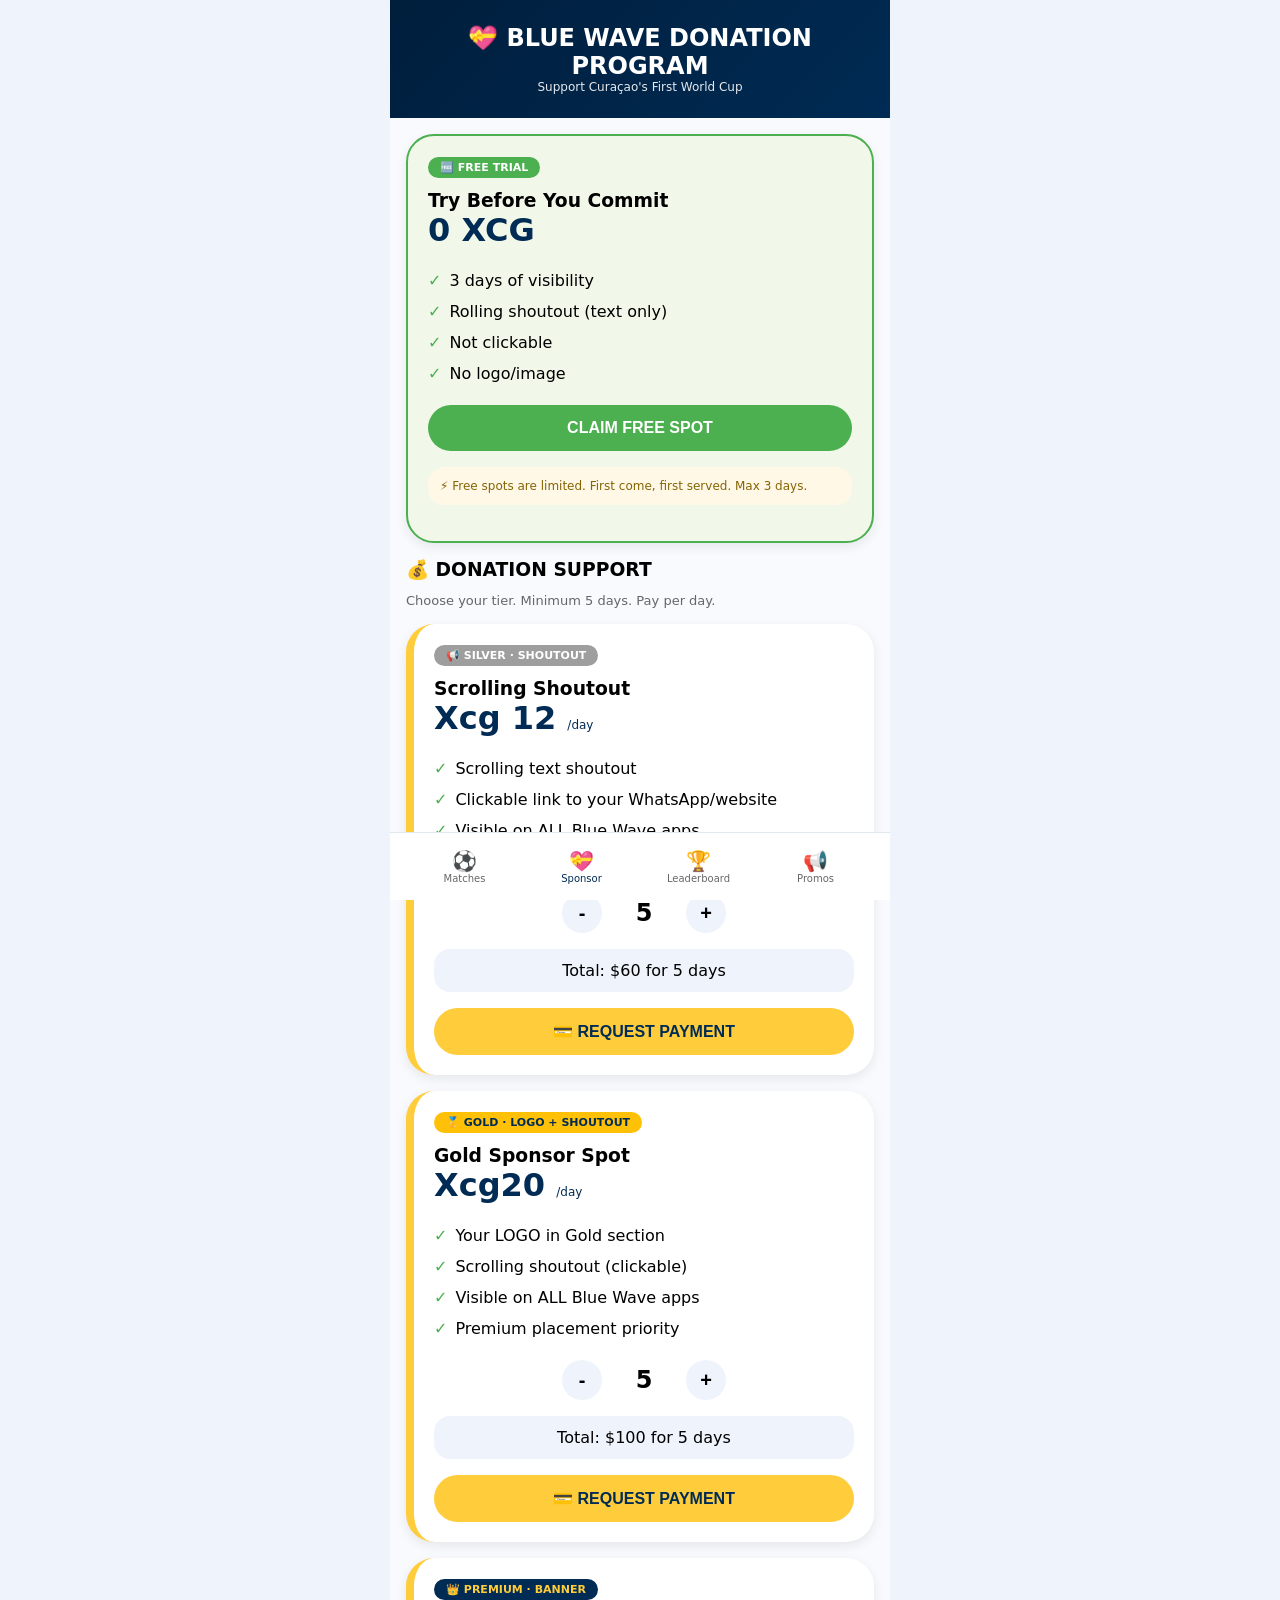
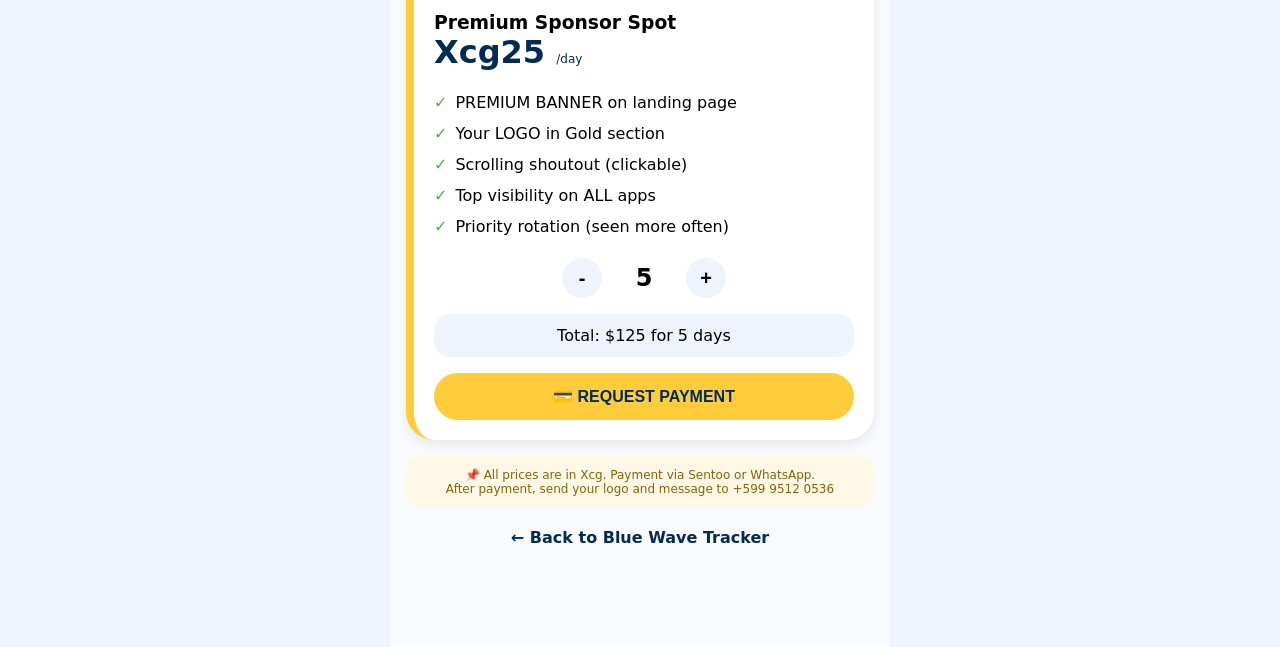
<file: donate.html>
<!DOCTYPE html>
<html lang="en">
<head>
    <meta charset="UTF-8">
    <meta name="viewport" content="width=device-width, initial-scale=1.0, user-scalable=yes">
    <title>Blue Wave · Sponsor Program</title>
    <link rel="stylesheet" href="style.css">
    <style>
        /* Sponsor App Specific Styles */
        .sponsor-card {
            background: white;
            border-radius: 28px;
            padding: 20px;
            margin-bottom: 16px;
            box-shadow: 0 4px 12px rgba(0,0,0,0.08);
        }
        
        .free-card {
            border: 2px solid #4caf50;
            background: #f1f8e9;
        }
        
        .paid-card {
            border-left: 8px solid #ffcd3c;
        }
        
        .tier-badge {
            display: inline-block;
            padding: 4px 12px;
            border-radius: 20px;
            font-size: 11px;
            font-weight: 700;
            margin-bottom: 12px;
        }
        
        .tier-free { background: #4caf50; color: white; }
        .tier-silver { background: #9e9e9e; color: white; }
        .tier-gold { background: #ffc107; color: #002b54; }
        .tier-premium { background: #002b54; color: #ffcd3c; }
        
        .price {
            font-size: 32px;
            font-weight: 800;
            color: #002b54;
        }
        
        .price small {
            font-size: 12px;
            font-weight: 400;
        }
        
        .benefits-list {
            list-style: none;
            padding: 0;
            margin: 16px 0;
        }
        
        .benefits-list li {
            padding: 6px 0;
            display: flex;
            align-items: center;
            gap: 8px;
        }
        
        .benefits-list li::before {
            content: "✓";
            color: #4caf50;
            font-weight: bold;
        }
        
        .day-selector {
            display: flex;
            align-items: center;
            gap: 12px;
            margin: 16px 0;
            justify-content: center;
        }
        
        .day-btn {
            background: #eef3fc;
            border: none;
            width: 40px;
            height: 40px;
            border-radius: 40px;
            font-size: 20px;
            font-weight: bold;
            cursor: pointer;
        }
        
        .day-count {
            font-size: 24px;
            font-weight: 800;
            min-width: 60px;
            text-align: center;
        }
        
        .total-price {
            background: #eef3fc;
            padding: 12px;
            border-radius: 16px;
            text-align: center;
            margin: 16px 0;
        }
        
        .action-btn {
            background: #ffcd3c;
            color: #002b54;
            width: 100%;
            padding: 14px;
            border: none;
            border-radius: 40px;
            font-weight: 800;
            font-size: 16px;
            cursor: pointer;
        }
        
        .info-note {
            background: #fff8e7;
            padding: 12px;
            border-radius: 16px;
            font-size: 12px;
            color: #856404;
            margin: 16px 0;
        }
        
        .back-link {
            display: flex;
            align-items: center;
            justify-content: center;
            gap: 8px;
            margin: 20px 0;
            color: #002b54;
            text-decoration: none;
            font-weight: 600;
        }
        
        .disabled-link {
            pointer-events: none;
            opacity: 0.6;
        }
    </style>
</head>
<body>

<div style="max-width: 500px; margin: 0 auto; background: #f8fafd; min-height: 100vh; padding-bottom: 80px;">
    
    <!-- Header -->
    <div style="background: linear-gradient(135deg, #001e3c, #002b54); padding: 24px 16px; text-align: center; color: white;">
        <h2>💝 BLUE WAVE DONATION PROGRAM</h2>
        <p style="font-size: 12px; opacity: 0.9;">Support Curaçao's First World Cup</p>
    </div>
    
    <!-- FREE TRIAL SECTION -->
    <div class="sponsor-card free-card" style="margin: 16px;">
        <span class="tier-badge tier-free">🆓 FREE TRIAL</span>
        <h3>Try Before You Commit</h3>
<div class="price">0 XCG</div>
        <ul class="benefits-list">
            <li>3 days of visibility</li>
            <li>Rolling shoutout (text only)</li>
            <li>Not clickable</li>
            <li>No logo/image</li>
        </ul>
        <button class="action-btn" id="freeTrialBtn" style="background: #4caf50; color: white;">CLAIM FREE SPOT</button>
        <div class="info-note">
            ⚡ Free spots are limited. First come, first served. Max 3 days.
        </div>
    </div>
    
    <!-- PAID SPONSORS SECTION -->
    <div style="padding: 0 16px;">
        <h3 style="margin-bottom: 12px;">💰 DONATION SUPPORT</h3>
        <p style="font-size: 13px; color: #666; margin-bottom: 16px;">Choose your tier. Minimum 5 days. Pay per day.</p>
    </div>
    
    <!-- SILVER TIER (Shoutout only) -->
    <div class="sponsor-card paid-card" id="silverCard" style="margin: 0 16px 16px 16px;" data-price="12">
        <span class="tier-badge tier-silver">📢 SILVER · SHOUTOUT</span>
        <h3>Scrolling Shoutout</h3>
        <div class="price">Xcg 12 <small>/day</small></div>
        <ul class="benefits-list">
            <li>Scrolling text shoutout</li>
            <li>Clickable link to your WhatsApp/website</li>
            <li>Visible on ALL Blue Wave apps</li>
            <li>Event Period total rotation (shared with others)</li>
        </ul>
        <div class="day-selector">
            <button class="day-btn silver-dec">-</button>
            <span class="day-count silver-days">5</span>
            <button class="day-btn silver-inc">+</button>
        </div>
        <div class="total-price silver-total">Total: Xcg60 for 5 days</div>
        <button class="action-btn silver-pay">💳 REQUEST PAYMENT</button>
    </div>
    
    <!-- GOLD TIER (Logo + Shoutout) -->
    <div class="sponsor-card paid-card" id="goldCard" style="margin: 0 16px 16px 16px;" data-price="20">
        <span class="tier-badge tier-gold">🥇 GOLD · LOGO + SHOUTOUT</span>
        <h3>Gold Sponsor Spot</h3>
        <div class="price">Xcg20 <small>/day</small></div>
        <ul class="benefits-list">
            <li>Your LOGO in Gold section</li>
            <li>Scrolling shoutout (clickable)</li>
            <li>Visible on ALL Blue Wave apps</li>
            <li>Premium placement priority</li>
        </ul>
        <div class="day-selector">
            <button class="day-btn gold-dec">-</button>
            <span class="day-count gold-days">5</span>
            <button class="day-btn gold-inc">+</button>
        </div>
        <div class="total-price gold-total">Total: Xcg100 for 5 days</div>
        <button class="action-btn gold-pay">💳 REQUEST PAYMENT</button>
    </div>
    
    <!-- PREMIUM TIER (Banner + All) -->
    <div class="sponsor-card paid-card" id="premiumCard" style="margin: 0 16px 16px 16px;" data-price="25">
        <span class="tier-badge tier-premium">👑 PREMIUM · BANNER</span>
        <h3>Premium Sponsor Spot</h3>
        <div class="price">Xcg25 <small>/day</small></div>
        <ul class="benefits-list">
            <li>PREMIUM BANNER on landing page</li>
            <li>Your LOGO in Gold section</li>
            <li>Scrolling shoutout (clickable)</li>
            <li>Top visibility on ALL apps</li>
            <li>Priority rotation (seen more often)</li>
        </ul>
        <div class="day-selector">
            <button class="day-btn premium-dec">-</button>
            <span class="day-count premium-days">5</span>
            <button class="day-btn premium-inc">+</button>
        </div>
        <div class="total-price premium-total">Total: Xcg125 for 5 days</div>
        <button class="action-btn premium-pay">💳 REQUEST PAYMENT</button>
    </div>
    
    <!-- Info Note -->
    <div class="info-note" style="margin: 16px; text-align: center;">
        📌 All prices are in Xcg. Payment via Sentoo or WhatsApp.<br>
        After payment, send your logo and message to +599 9512 0536
    </div>
    
    <!-- Back to Main App -->
    <a href="index.html" class="back-link">
        ← Back to Blue Wave Tracker
    </a>
    
    <!-- Bottom Navigation -->
    <div style="background: white; border-top: 1px solid #e2e8f0; display: flex; padding: 8px 16px; position: fixed; bottom: 0; left: 0; right: 0; max-width: 500px; margin: 0 auto;">
        <a href="index.html" style="flex:1; text-align:center; text-decoration:none; color:#666; padding:8px;">
            <div style="font-size:20px;">⚽</div>
            <div style="font-size:10px;">Matches</div>
        </a>
        <a href="donate.html" style="flex:1; text-align:center; text-decoration:none; color:#002b54; padding:8px;">
            <div style="font-size:20px;">💝</div>
            <div style="font-size:10px;">Sponsor</div>
        </a>
        <a href="leaderboard.html" style="flex:1; text-align:center; text-decoration:none; color:#666; padding:8px;">
            <div style="font-size:20px;">🏆</div>
            <div style="font-size:10px;">Leaderboard</div>
        </a>
        <a href="promotions.html" style="flex:1; text-align:center; text-decoration:none; color:#666; padding:8px;">
            <div style="font-size:20px;">📢</div>
            <div style="font-size:10px;">Promos</div>
        </a>
    </div>
</div>

<script>
    // ========== DAY COUNTER FUNCTIONS ==========
    function setupDayCounter(tier, pricePerDay) {
        let days = 5;
        const daysSpan = document.querySelector(`.${tier}-days`);
        const totalSpan = document.querySelector(`.${tier}-total`);
        const decBtn = document.querySelector(`.${tier}-dec`);
        const incBtn = document.querySelector(`.${tier}-inc`);
        const payBtn = document.querySelector(`.${tier}-pay`);
        
        function updateTotal() {
            const total = days * pricePerDay;
            daysSpan.textContent = days;
            totalSpan.innerHTML = `Total: $${total} for ${days} day${days > 1 ? 's' : ''}`;
        }
        
        decBtn.addEventListener('click', () => {
            if (days > 5) {
                days--;
                updateTotal();
            }
        });
        
        incBtn.addEventListener('click', () => {
            if (days < 30) {
                days++;
                updateTotal();
            }
        });
        
        payBtn.addEventListener('click', () => {
            const total = days * pricePerDay;
            let tierName = '';
            if (tier === 'silver') tierName = 'SILVER (Shoutout)';
            if (tier === 'gold') tierName = 'GOLD (Logo + Shoutout)';
            if (tier === 'premium') tierName = 'PREMIUM (Banner + All)';
            
            const message = `Hello! I want to become a ${tierName} sponsor for ${days} days ($${total}). Please send me payment instructions.`;
            window.open(`https://wa.me/59995120536?text=${encodeURIComponent(message)}`, '_blank');
        });
        
        updateTotal();
    }
    
    // Initialize day counters
    setupDayCounter('silver', 12);
    setupDayCounter('gold', 20);
    setupDayCounter('premium', 25);
    
    // Free Trial Button
    document.getElementById('freeTrialBtn').addEventListener('click', () => {
        const message = `Hello! I want to claim a FREE TRIAL sponsor spot (3 days, rolling shoutout). Please add me.`;
        window.open(`https://wa.me/59995120536?text=${encodeURIComponent(message)}`, '_blank');
    });
</script>
</body>
</html>
</file>
<file: style.css>
* {
  margin: 0;
  padding: 0;
  box-sizing: border-box;
}

body {
  font-family: system-ui, -apple-system, 'Segoe UI', 'Inter', Helvetica, Arial, sans-serif;
  background: #eef3fc;
  min-height: 100vh;
}

/* ========== LANDING PAGE ========== */
#landingPage {
  width: 100%;
  min-height: 100vh;
  background: linear-gradient(135deg, #001e3c, #002b54);
  display: flex;
  flex-direction: column;
  align-items: center;
  justify-content: center;
  padding: 20px;
}

.banner-container {
  max-width: 500px;
  width: 100%;
  margin: 0 auto;
  border-radius: 32px;
  overflow: hidden;
  box-shadow: 0 20px 35px -12px rgba(0,0,0,0.4);
}

.banner-container img {
  width: 100%;
  height: auto;
  display: block;
}

/* Premium Sponsor Grid - Clean & Professional */
.premium-grid {
    display: grid;
    grid-template-columns: repeat(2, 1fr);
    gap: 10px;
}

.premium-ad {
    background: white;
    border-radius: 12px;
    padding: 8px;
    cursor: pointer;
    text-align: center;
    min-height: 100px;
    display: flex;
    align-items: center;
    justify-content: center;
}

.premium-ad:hover {
    transform: translateY(-2px);
    box-shadow: 0 8px 20px rgba(0,0,0,0.12);
}

.premium-ad img {
    max-width: 95%;
    height: auto;
    max-height: 90px;
    object-fit: contain;
}

/* Remove the text name - logo is enough */
.premium-ad .ad-name {
    display: none;
}
.enter-btn {
  background: #ffcd3c;
  border: none;
  width: 100%;
  max-width: 320px;
  margin: 20px auto 0;
  display: block;
  padding: 16px 20px;
  font-size: 1.3rem;
  font-weight: 800;
  color: #00264d;
  border-radius: 60px;
  cursor: pointer;
  transition: 0.2s;
  box-shadow: 0 6px 14px rgba(0,0,0,0.2);
}

.enter-btn:hover {
  background: #ffdd77;
  transform: scale(0.98);
}

/* ========== APP WRAPPER ========== */
#appWrapper {
  display: none;
  max-width: 500px;
  margin: 0 auto;
  background: #f8fafd;
  min-height: 100vh;
  overflow-x: hidden;
}

.app-header {
  background: #002b54;
  padding: 20px 16px;
  text-align: center;
  color: white;
}

.app-header h2 {
  font-size: 1.7rem;
  letter-spacing: 1px;
}

.app-header p {
  font-size: 0.75rem;
  opacity: 0.85;
  margin-top: 5px;
}

/* Tabs */
.tabs {
  display: flex;
  flex-wrap: wrap;
  background: white;
  border-bottom: 2px solid #e2e8f0;
}

.tab {
  flex: 1;
  padding: 12px 6px;
  font-size: 12px;
  font-weight: 700;
  background: #f1f5f9;
  border: none;
  cursor: pointer;
  color: #2c3e66;
  transition: 0.2s;
}

.tab.active {
  background: #002b54;
  color: white;
}

/* Sections */
.section {
  display: none;
  padding: 18px 14px;
  animation: fade 0.25s ease;
}

.section.active-section {
  display: block;
}

@keyframes fade {
  from {
    opacity: 0;
    transform: translateY(8px);
  }
  to {
    opacity: 1;
    transform: translateY(0);
  }
}

/* Cards */
.card {
  background: white;
  border-radius: 28px;
  padding: 18px;
  margin-bottom: 20px;
  box-shadow: 0 4px 12px rgba(0, 0, 0, 0.05);
}

.card-title {
  font-size: 1.25rem;
  font-weight: 800;
  color: #002b54;
  border-left: 5px solid #ffcd3c;
  padding-left: 12px;
  margin-bottom: 16px;
}

/* Match Items */
.match-item {
  background: #f8fafc;
  border-radius: 20px;
  padding: 12px;
  margin-bottom: 12px;
  border: 1px solid #eef2f6;
}

.match-date {
  font-size: 11px;
  color: #2c6e9e;
  font-weight: 600;
}

.match-teams {
  font-weight: 700;
  font-size: 1rem;
  display: flex;
  justify-content: space-between;
  align-items: center;
  flex-wrap: wrap;
  margin: 6px 0;
}

.match-score {
  background: #e9f0f9;
  padding: 4px 12px;
  border-radius: 40px;
  font-weight: 800;
  color: #002b54;
}

/* Gold Grid */
.gold-grid {
    display: grid;
    grid-template-columns: repeat(2, 1fr);
    gap: 8px;           /* REDUCED gap between boxes */
}

.gold-item {
    background: #f1f5f9;
    border-radius: 12px;  /* SMALLER rounded corners */
    padding: 6px;         /* MINIMAL padding */
    text-align: center;
    cursor: pointer;
    min-height: 100px;    /* Fixed minimum height */
    display: flex;
    flex-direction: column;
    justify-content: center;
    align-items: center;
}

.gold-item:hover {
  transform: translateY(-2px);
  background: #e9f0f9;
}

.gold-item img {
    max-width: 90%;       /* Take most of the width */
    height: auto;         /* Auto height maintains ratio */
    max-height: 80px;     /* Taller logos */
    object-fit: contain;
}

.gold-item div {
    font-size: 10px;
    margin-top: 4px;
    color: #003366;
    font-weight: 600;
}

/* Silver Scrolling */
.silver-frame {
  background: #002b54;
  border-radius: 40px;
  padding: 12px;
  overflow: hidden;
  margin-top: 12px;
}

.silver-scroll {
  display: flex;
  gap: 36px;
  white-space: nowrap;
  animation: scrollMarquee 22s linear infinite;
}

.silver-item {
  color: #ffdd99;
  font-weight: 500;
  font-size: 14px;
}

@keyframes scrollMarquee {
  from {
    transform: translateX(0);
  }
  to {
    transform: translateX(-100%);
  }
}

/* Chain Navigation */
.chain-nav {
  display: flex;
  justify-content: space-around;
  gap: 12px;
  margin: 20px 0;
  padding: 0 14px;
}

.chain-nav a {
  flex: 1;
  text-align: center;
  background: #002b54;
  color: white;
  text-decoration: none;
  padding: 12px;
  border-radius: 40px;
  font-weight: 600;
  font-size: 13px;
  transition: 0.2s;
}

.chain-nav a:hover {
  background: #ffcd3c;
  color: #002b54;
}

/* Share Button */
.share-btn {
  background: #25d366;
  border: none;
  width: calc(100% - 28px);
  margin: 0 14px 20px;
  padding: 14px;
  font-size: 1rem;
  font-weight: 800;
  color: white;
  border-radius: 60px;
  cursor: pointer;
  transition: 0.2s;
}

.share-btn:hover {
  background: #128c7e;
  transform: scale(0.98);
}

/* Donation Page Styles */
.donation-tier {
  background: white;
  border-radius: 20px;
  padding: 16px;
  margin-bottom: 12px;
  border-left: 5px solid #ffcd3c;
}

.donation-tier h3 {
  color: #002b54;
  margin-bottom: 8px;
}

.donation-tier .price {
  font-size: 20px;
  font-weight: 800;
  color: #ffcd3c;
  margin: 8px 0;
}

.donation-btn {
  background: #002b54;
  color: white;
  border: none;
  padding: 10px 20px;
  border-radius: 40px;
  cursor: pointer;
  margin-top: 8px;
}

/* Leaderboard Styles */
.leaderboard-item {
  display: flex;
  justify-content: space-between;
  padding: 12px 0;
  border-bottom: 1px solid #e9edf2;
}

.rank {
  font-weight: 800;
  color: #ffb347;
  width: 40px;
}

.sponsored-badge {
  background: #ffcd3c;
  font-size: 9px;
  padding: 2px 8px;
  border-radius: 30px;
  margin-left: 8px;
  color: #002b54;
  font-weight: 700;
}

.prediction-form {
  background: #eef3fc;
  border-radius: 28px;
  padding: 16px;
  margin-top: 20px;
  margin-bottom: 20px;
}

.radio-group {
  display: flex;
  gap: 20px;
  justify-content: center;
  margin: 15px 0;
}

.submit-pred {
  background: #002b54;
  color: white;
  border: none;
  width: 100%;
  padding: 12px;
  border-radius: 40px;
  font-weight: 700;
  cursor: pointer;
}

/* Promotions Styles */
.promo-card {
  background: #fff8e7;
  border-left: 5px solid #ffcd3c;
  border-radius: 16px;
  padding: 12px;
  margin-bottom: 12px;
  cursor: pointer;
}

.promo-title {
  font-weight: 800;
  color: #002b54;
}

/* Loading */
.loading {
  text-align: center;
  padding: 28px;
  color: #4a627a;
}

/* Utilities */
.hidden {
  display: none;
}
</file>
